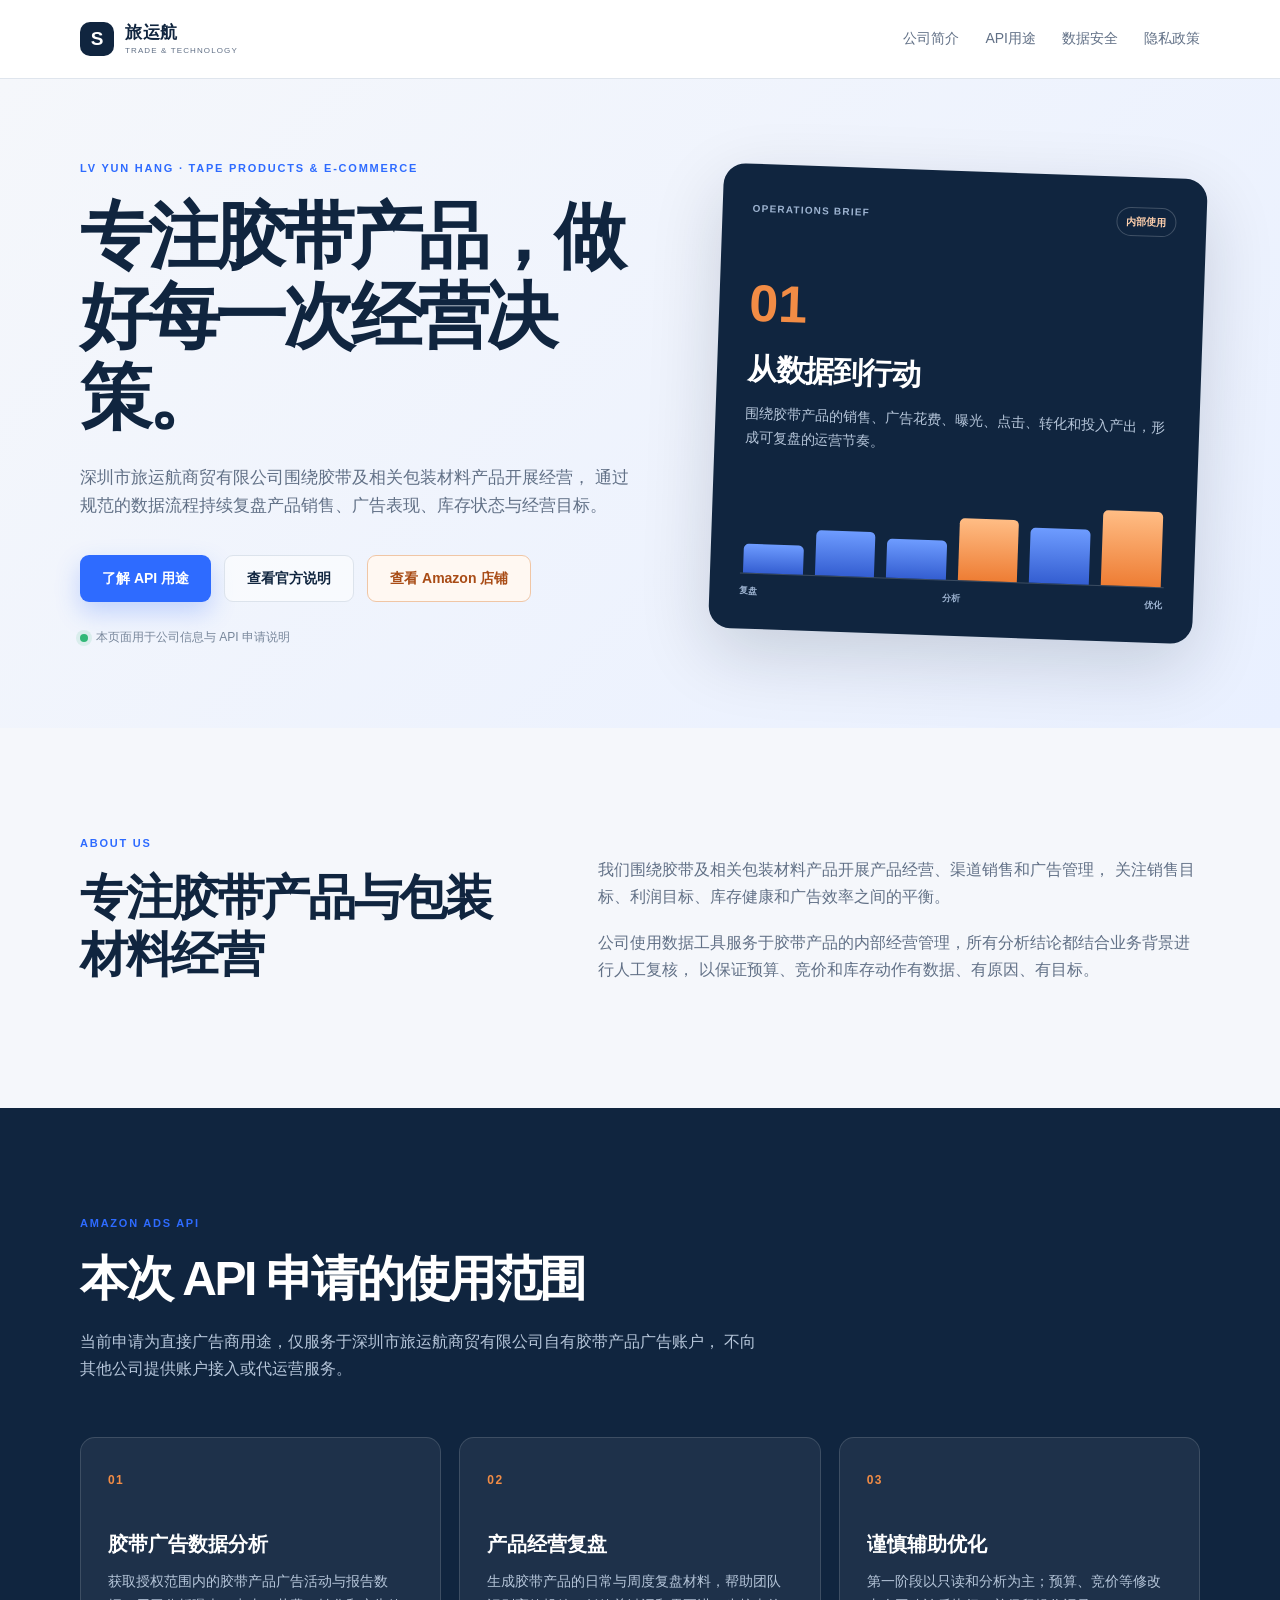
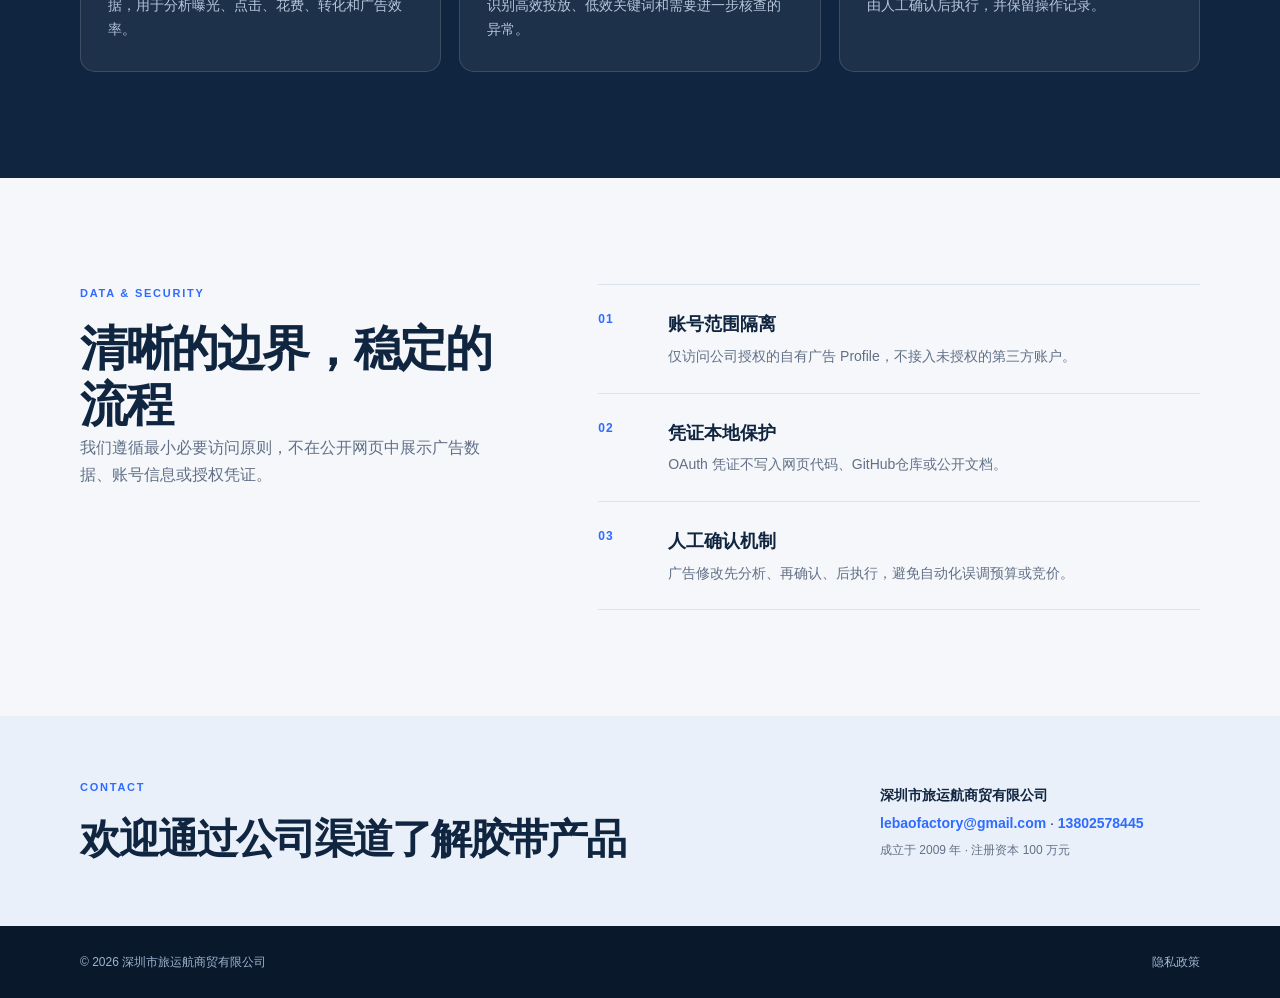
<file: index.html>
<!doctype html>
<html lang="zh-CN">
  <head>
    <meta charset="utf-8" />
    <meta name="viewport" content="width=device-width, initial-scale=1" />
    <meta name="theme-color" content="#10253f" />
    <meta
      name="description"
      content="深圳市旅运航商贸有限公司的胶带产品介绍与 Amazon Ads API 使用说明。"
    />
    <title>深圳市旅运航商贸有限公司｜胶带产品与电商运营</title>
    <link rel="stylesheet" href="styles.css" />
  </head>
  <body>
    <header class="site-header">
      <div class="container header-inner">
        <a class="brand" href="#top" aria-label="返回首页">
          <span class="brand-mark" aria-hidden="true">S</span>
          <span>
            <strong>旅运航</strong>
            <small>TRADE &amp; TECHNOLOGY</small>
          </span>
        </a>
        <nav class="nav" aria-label="主导航">
          <a href="#about">公司简介</a>
          <a href="#api">API用途</a>
          <a href="#security">数据安全</a>
          <a href="privacy.html">隐私政策</a>
        </nav>
      </div>
    </header>

    <main id="top">
      <section class="hero">
        <div class="container hero-grid">
          <div class="hero-copy">
            <p class="eyebrow">LV YUN HANG · TAPE PRODUCTS &amp; E-COMMERCE</p>
            <h1>专注胶带产品，做好每一次经营决策。</h1>
            <p class="hero-text">
              深圳市旅运航商贸有限公司围绕胶带及相关包装材料产品开展经营，
              通过规范的数据流程持续复盘产品销售、广告表现、库存状态与经营目标。
            </p>
            <div class="hero-actions">
              <a class="button button-primary" href="#api">了解 API 用途</a>
              <a class="button button-quiet" href="https://advertising.amazon.com/en-ca/about-api" target="_blank" rel="noreferrer">查看官方说明</a>
              <a class="button button-store" href="https://www.amazon.com/stores/LeBao/page/3E9222BA-E246-4CDD-B931-B35693AA488D" target="_blank" rel="noreferrer">查看 Amazon 店铺</a>
            </div>
            <div class="trust-row" aria-label="申请范围">
              <span class="status-dot" aria-hidden="true"></span>
              <span>本页面用于公司信息与 API 申请说明</span>
            </div>
          </div>
          <div class="hero-panel" aria-label="运营指标示意">
            <div class="panel-topline">
              <span>OPERATIONS BRIEF</span>
              <span class="panel-badge">内部使用</span>
            </div>
            <div class="panel-number">01</div>
            <h2>从数据到行动</h2>
            <p>围绕胶带产品的销售、广告花费、曝光、点击、转化和投入产出，形成可复盘的运营节奏。</p>
            <div class="mini-bars" aria-hidden="true">
              <i style="height: 34%"></i>
              <i style="height: 52%"></i>
              <i style="height: 45%"></i>
              <i style="height: 72%"></i>
              <i style="height: 64%"></i>
              <i style="height: 88%"></i>
            </div>
            <div class="panel-caption"><span>复盘</span><span>分析</span><span>优化</span></div>
          </div>
        </div>
      </section>

      <section class="section section-light" id="about">
        <div class="container two-column">
          <div>
            <p class="section-kicker">ABOUT US</p>
            <h2>专注胶带产品与包装材料经营</h2>
          </div>
          <div class="section-body">
            <p>
              我们围绕胶带及相关包装材料产品开展产品经营、渠道销售和广告管理，
              关注销售目标、利润目标、库存健康和广告效率之间的平衡。
            </p>
            <p>
              公司使用数据工具服务于胶带产品的内部经营管理，所有分析结论都结合业务背景进行人工复核，
              以保证预算、竞价和库存动作有数据、有原因、有目标。
            </p>
          </div>
        </div>
      </section>

      <section class="section section-navy" id="api">
        <div class="container">
          <div class="section-heading light-heading">
            <p class="section-kicker">AMAZON ADS API</p>
            <h2>本次 API 申请的使用范围</h2>
            <p>
              当前申请为直接广告商用途，仅服务于深圳市旅运航商贸有限公司自有胶带产品广告账户，
              不向其他公司提供账户接入或代运营服务。
            </p>
          </div>
          <div class="feature-grid">
            <article class="feature-card">
              <span class="feature-number">01</span>
              <h3>胶带广告数据分析</h3>
              <p>获取授权范围内的胶带产品广告活动与报告数据，用于分析曝光、点击、花费、转化和广告效率。</p>
            </article>
            <article class="feature-card">
              <span class="feature-number">02</span>
              <h3>产品经营复盘</h3>
              <p>生成胶带产品的日常与周度复盘材料，帮助团队识别高效投放、低效关键词和需要进一步核查的异常。</p>
            </article>
            <article class="feature-card">
              <span class="feature-number">03</span>
              <h3>谨慎辅助优化</h3>
              <p>第一阶段以只读和分析为主；预算、竞价等修改由人工确认后执行，并保留操作记录。</p>
            </article>
          </div>
        </div>
      </section>

      <section class="section section-light" id="security">
        <div class="container security-layout">
          <div>
            <p class="section-kicker">DATA &amp; SECURITY</p>
            <h2>清晰的边界，稳定的流程</h2>
            <p class="section-intro">我们遵循最小必要访问原则，不在公开网页中展示广告数据、账号信息或授权凭证。</p>
          </div>
          <div class="security-list">
            <div class="security-item"><span>01</span><div><h3>账号范围隔离</h3><p>仅访问公司授权的自有广告 Profile，不接入未授权的第三方账户。</p></div></div>
            <div class="security-item"><span>02</span><div><h3>凭证本地保护</h3><p>OAuth 凭证不写入网页代码、GitHub仓库或公开文档。</p></div></div>
            <div class="security-item"><span>03</span><div><h3>人工确认机制</h3><p>广告修改先分析、再确认、后执行，避免自动化误调预算或竞价。</p></div></div>
          </div>
        </div>
      </section>

      <section class="contact-strip">
        <div class="container contact-inner">
          <div>
            <p class="section-kicker">CONTACT</p>
            <h2>欢迎通过公司渠道了解胶带产品</h2>
          </div>
          <div class="contact-note">
            <p><strong>深圳市旅运航商贸有限公司</strong></p>
            <p><a class="contact-link" href="mailto:lebaofactory@gmail.com">lebaofactory@gmail.com</a> · <a class="contact-link" href="tel:13802578445">13802578445</a></p>
            <p class="company-facts">成立于 2009 年 · 注册资本 100 万元</p>
          </div>
        </div>
      </section>
    </main>

    <footer class="site-footer">
      <div class="container footer-inner">
        <span>© 2026 深圳市旅运航商贸有限公司</span>
        <a href="privacy.html">隐私政策</a>
      </div>
    </footer>
  </body>
</html>
</file>
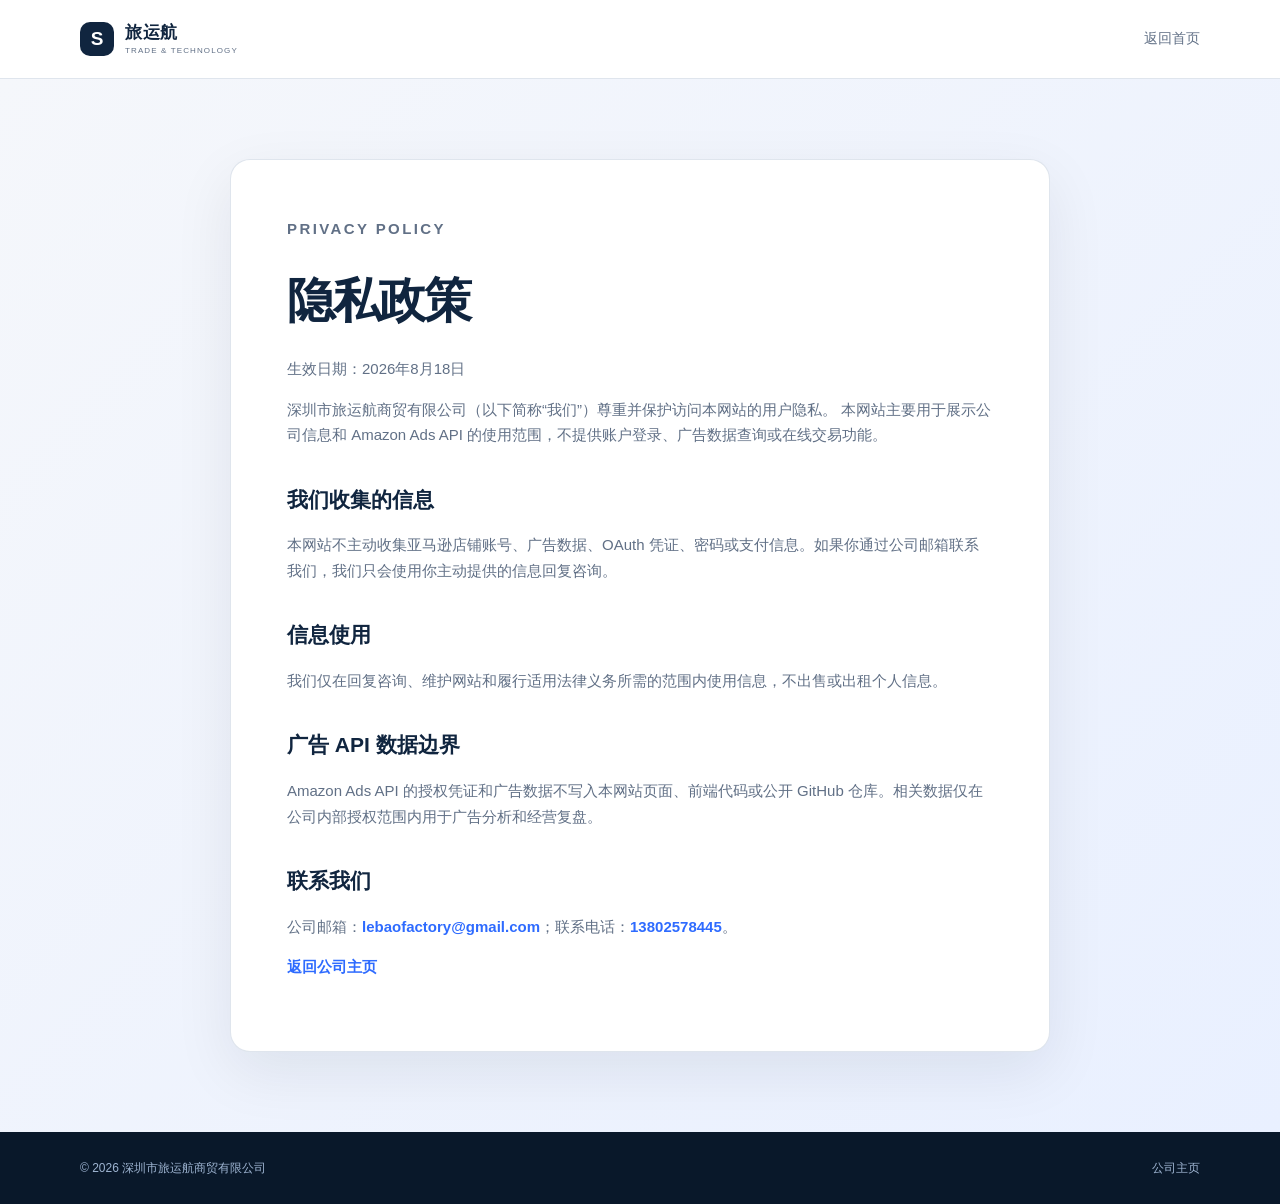
<file: privacy.html>
<!doctype html>
<html lang="zh-CN">
  <head>
    <meta charset="utf-8" />
    <meta name="viewport" content="width=device-width, initial-scale=1" />
    <meta name="theme-color" content="#10253f" />
    <title>隐私政策｜深圳市旅运航商贸有限公司</title>
    <link rel="stylesheet" href="styles.css" />
  </head>
  <body>
    <header class="site-header">
      <div class="container header-inner">
        <a class="brand" href="index.html" aria-label="返回首页">
          <span class="brand-mark" aria-hidden="true">S</span>
          <span><strong>旅运航</strong><small>TRADE &amp; TECHNOLOGY</small></span>
        </a>
        <a class="back-link" href="index.html">返回首页</a>
      </div>
    </header>
    <main class="legal-page">
      <div class="container legal-card">
        <p class="section-kicker">PRIVACY POLICY</p>
        <h1>隐私政策</h1>
        <p class="legal-date">生效日期：2026年8月18日</p>
        <p>
          深圳市旅运航商贸有限公司（以下简称“我们”）尊重并保护访问本网站的用户隐私。
          本网站主要用于展示公司信息和 Amazon Ads API 的使用范围，不提供账户登录、广告数据查询或在线交易功能。
        </p>
        <h2>我们收集的信息</h2>
        <p>本网站不主动收集亚马逊店铺账号、广告数据、OAuth 凭证、密码或支付信息。如果你通过公司邮箱联系我们，我们只会使用你主动提供的信息回复咨询。</p>
        <h2>信息使用</h2>
        <p>我们仅在回复咨询、维护网站和履行适用法律义务所需的范围内使用信息，不出售或出租个人信息。</p>
        <h2>广告 API 数据边界</h2>
        <p>Amazon Ads API 的授权凭证和广告数据不写入本网站页面、前端代码或公开 GitHub 仓库。相关数据仅在公司内部授权范围内用于广告分析和经营复盘。</p>
        <h2>联系我们</h2>
        <p>公司邮箱：<a class="text-link" href="mailto:lebaofactory@gmail.com">lebaofactory@gmail.com</a>；联系电话：<a class="text-link" href="tel:13802578445">13802578445</a>。</p>
        <p><a class="text-link" href="index.html">返回公司主页</a></p>
      </div>
    </main>
    <footer class="site-footer">
      <div class="container footer-inner"><span>© 2026 深圳市旅运航商贸有限公司</span><a href="index.html">公司主页</a></div>
    </footer>
  </body>
</html>
</file>
<file: styles.css>
:root {
  --navy: #10253f;
  --navy-deep: #09182a;
  --blue: #2e6bff;
  --orange: #f28c45;
  --paper: #f5f7fb;
  --white: #ffffff;
  --ink: #172235;
  --muted: #617086;
  --line: #dce3ec;
  --shadow: 0 24px 70px rgba(9, 24, 42, 0.16);
  font-family: "Segoe UI", "PingFang SC", "Microsoft YaHei", sans-serif;
  color: var(--ink);
  background: var(--paper);
  line-height: 1.7;
}

* { box-sizing: border-box; }
html { scroll-behavior: smooth; }
body { margin: 0; background: var(--paper); }
a { color: inherit; text-decoration: none; }
.container { width: min(1120px, calc(100% - 48px)); margin: 0 auto; }

.site-header { background: rgba(255, 255, 255, 0.95); border-bottom: 1px solid rgba(220, 227, 236, 0.9); position: sticky; top: 0; z-index: 10; backdrop-filter: blur(12px); }
.header-inner { height: 78px; display: flex; align-items: center; justify-content: space-between; gap: 24px; }
.brand { display: inline-flex; align-items: center; gap: 11px; color: var(--navy); }
.brand-mark { display: grid; place-items: center; width: 34px; height: 34px; border-radius: 10px; background: var(--navy); color: var(--white); font-size: 19px; font-weight: 800; }
.brand strong, .brand small { display: block; line-height: 1.15; }
.brand strong { font-size: 17px; letter-spacing: 0.04em; }
.brand small { margin-top: 4px; color: var(--muted); font-size: 8px; letter-spacing: 0.14em; }
.nav { display: flex; align-items: center; gap: 26px; color: var(--muted); font-size: 14px; }
.nav a:hover, .back-link:hover, .text-link:hover { color: var(--blue); }
.back-link { color: var(--muted); font-size: 14px; }

.hero { overflow: hidden; background: linear-gradient(135deg, #f5f7fb 0%, #e9f0ff 100%); }
.hero-grid { min-height: 590px; display: grid; grid-template-columns: 1.07fr 0.93fr; align-items: center; gap: 80px; padding: 80px 0; }
.eyebrow, .section-kicker { margin: 0 0 18px; color: var(--blue); font-size: 11px; font-weight: 800; letter-spacing: 0.16em; }
.hero h1 { max-width: 650px; margin: 0; color: var(--navy); font-size: clamp(42px, 6vw, 72px); line-height: 1.12; letter-spacing: -0.06em; }
.hero-text { max-width: 590px; margin: 26px 0 0; color: var(--muted); font-size: 17px; }
.hero-actions { display: flex; flex-wrap: wrap; gap: 13px; margin-top: 34px; }
.button { display: inline-flex; align-items: center; justify-content: center; min-height: 47px; padding: 0 22px; border-radius: 9px; font-size: 14px; font-weight: 700; transition: transform .2s ease, box-shadow .2s ease, background .2s ease; }
.button:hover { transform: translateY(-2px); }
.button-primary { background: var(--blue); color: var(--white); box-shadow: 0 10px 24px rgba(46, 107, 255, .25); }
.button-quiet { border: 1px solid var(--line); background: rgba(255,255,255,.58); color: var(--navy); }
.button-store { border: 1px solid #f0c6a5; background: #fff8f2; color: #a94c16; }
.trust-row { display: flex; align-items: center; gap: 8px; margin-top: 25px; color: #77869a; font-size: 12px; }
.status-dot { width: 8px; height: 8px; border-radius: 50%; background: #32b878; box-shadow: 0 0 0 4px rgba(50,184,120,.12); }
.hero-panel { min-height: 360px; padding: 30px; border-radius: 22px; background: var(--navy); color: var(--white); box-shadow: var(--shadow); transform: rotate(2deg); }
.panel-topline, .panel-caption { display: flex; align-items: center; justify-content: space-between; color: #9eb4d1; font-size: 10px; font-weight: 800; letter-spacing: .12em; }
.panel-badge { padding: 5px 9px; border: 1px solid rgba(255,255,255,.2); border-radius: 99px; color: #ffd0ad; letter-spacing: 0; }
.panel-number { margin-top: 54px; color: var(--orange); font-size: 52px; font-weight: 800; line-height: 1; }
.hero-panel h2 { margin: 14px 0 8px; font-size: 30px; letter-spacing: -.04em; }
.hero-panel p { margin: 0; color: #b6c6da; font-size: 14px; }
.mini-bars { display: flex; align-items: end; gap: 12px; height: 86px; margin-top: 38px; padding: 0 3px; border-bottom: 1px solid rgba(255,255,255,.18); }
.mini-bars i { display: block; flex: 1; min-width: 14px; border-radius: 5px 5px 0 0; background: linear-gradient(180deg, #6e9cff, #345ed1); }
.mini-bars i:nth-child(4), .mini-bars i:nth-child(6) { background: linear-gradient(180deg, #ffbd85, #ee7d34); }
.panel-caption { margin-top: 10px; font-size: 9px; letter-spacing: .02em; }

.section { padding: 106px 0; }
.section-light { background: var(--paper); }
.two-column, .security-layout { display: grid; grid-template-columns: .82fr 1.18fr; gap: 100px; }
.section h2 { max-width: 520px; margin: 0; color: var(--navy); font-size: clamp(30px, 4vw, 48px); line-height: 1.18; letter-spacing: -.05em; }
.section-body { max-width: 620px; padding-top: 22px; }
.section-body p, .section-intro { margin: 0 0 19px; color: var(--muted); font-size: 16px; }
.section-body p + p { margin-top: 18px; }
.section-navy { background: var(--navy); color: var(--white); }
.light-heading h2 { color: var(--white); }
.light-heading > p:last-child { max-width: 690px; margin: 20px 0 0; color: #b6c6da; font-size: 16px; }
.feature-grid { display: grid; grid-template-columns: repeat(3, 1fr); gap: 18px; margin-top: 55px; }
.feature-card { min-height: 235px; padding: 27px; border: 1px solid rgba(255,255,255,.14); border-radius: 15px; background: rgba(255,255,255,.06); }
.feature-number { color: var(--orange); font-size: 12px; font-weight: 800; letter-spacing: .12em; }
.feature-card h3 { margin: 35px 0 9px; font-size: 20px; }
.feature-card p { margin: 0; color: #b6c6da; font-size: 14px; }
.security-layout { align-items: start; }
.security-list { border-top: 1px solid var(--line); }
.security-item { display: grid; grid-template-columns: 54px 1fr; gap: 16px; padding: 24px 0; border-bottom: 1px solid var(--line); }
.security-item > span { color: var(--blue); font-size: 12px; font-weight: 800; letter-spacing: .1em; }
.security-item h3 { margin: 0 0 5px; color: var(--navy); font-size: 18px; }
.security-item p { margin: 0; color: var(--muted); font-size: 14px; }
.contact-strip { background: #eaf0fa; padding: 62px 0; }
.contact-inner { display: flex; align-items: end; justify-content: space-between; gap: 50px; }
.contact-inner h2 { margin: 0; color: var(--navy); font-size: clamp(27px, 4vw, 41px); line-height: 1.2; letter-spacing: -.05em; }
.contact-note { min-width: 320px; color: var(--navy); font-size: 14px; }
.contact-note p { margin: 4px 0; }
.contact-link { color: var(--blue); font-weight: 700; }
.company-facts { color: var(--muted); font-size: 12px !important; }
.replace-note { color: #9b5e2c !important; font-size: 12px !important; }
.site-footer { background: var(--navy-deep); color: #9eb4d1; font-size: 12px; }
.footer-inner { display: flex; align-items: center; justify-content: space-between; gap: 20px; min-height: 72px; }
.footer-inner a:hover { color: var(--white); }

.legal-page { min-height: calc(100vh - 150px); padding: 80px 0; background: linear-gradient(135deg, #f5f7fb, #e9f0ff); }
.legal-card { max-width: 820px; padding: 56px; border: 1px solid rgba(220,227,236,.9); border-radius: 20px; background: var(--white); box-shadow: 0 20px 60px rgba(9,24,42,.08); }
.legal-card h1 { margin: 0; color: var(--navy); font-size: 48px; letter-spacing: -.05em; }
.legal-date { color: var(--muted); font-size: 13px; }
.legal-card h2 { margin: 34px 0 7px; color: var(--navy); font-size: 21px; }
.legal-card p { color: var(--muted); font-size: 15px; }
.text-link { color: var(--blue); font-weight: 700; }

@media (max-width: 800px) {
  .container { width: min(100% - 32px, 620px); }
  .header-inner { height: auto; min-height: 70px; padding: 13px 0; align-items: flex-start; }
  .nav { flex-wrap: wrap; justify-content: flex-end; gap: 8px 15px; padding-top: 3px; font-size: 12px; }
  .hero-grid, .two-column, .security-layout { grid-template-columns: 1fr; gap: 42px; }
  .hero-grid { padding: 68px 0 80px; }
  .hero h1 { font-size: clamp(40px, 12vw, 62px); }
  .hero-panel { transform: none; }
  .section { padding: 75px 0; }
  .feature-grid { grid-template-columns: 1fr; margin-top: 35px; }
  .feature-card { min-height: auto; }
  .contact-inner { align-items: start; flex-direction: column; gap: 20px; }
  .contact-note { min-width: 0; }
  .legal-card { padding: 30px 24px; }
  .legal-card h1 { font-size: 38px; }
}

@media (prefers-reduced-motion: reduce) {
  html { scroll-behavior: auto; }
  .button { transition: none; }
}
</file>
